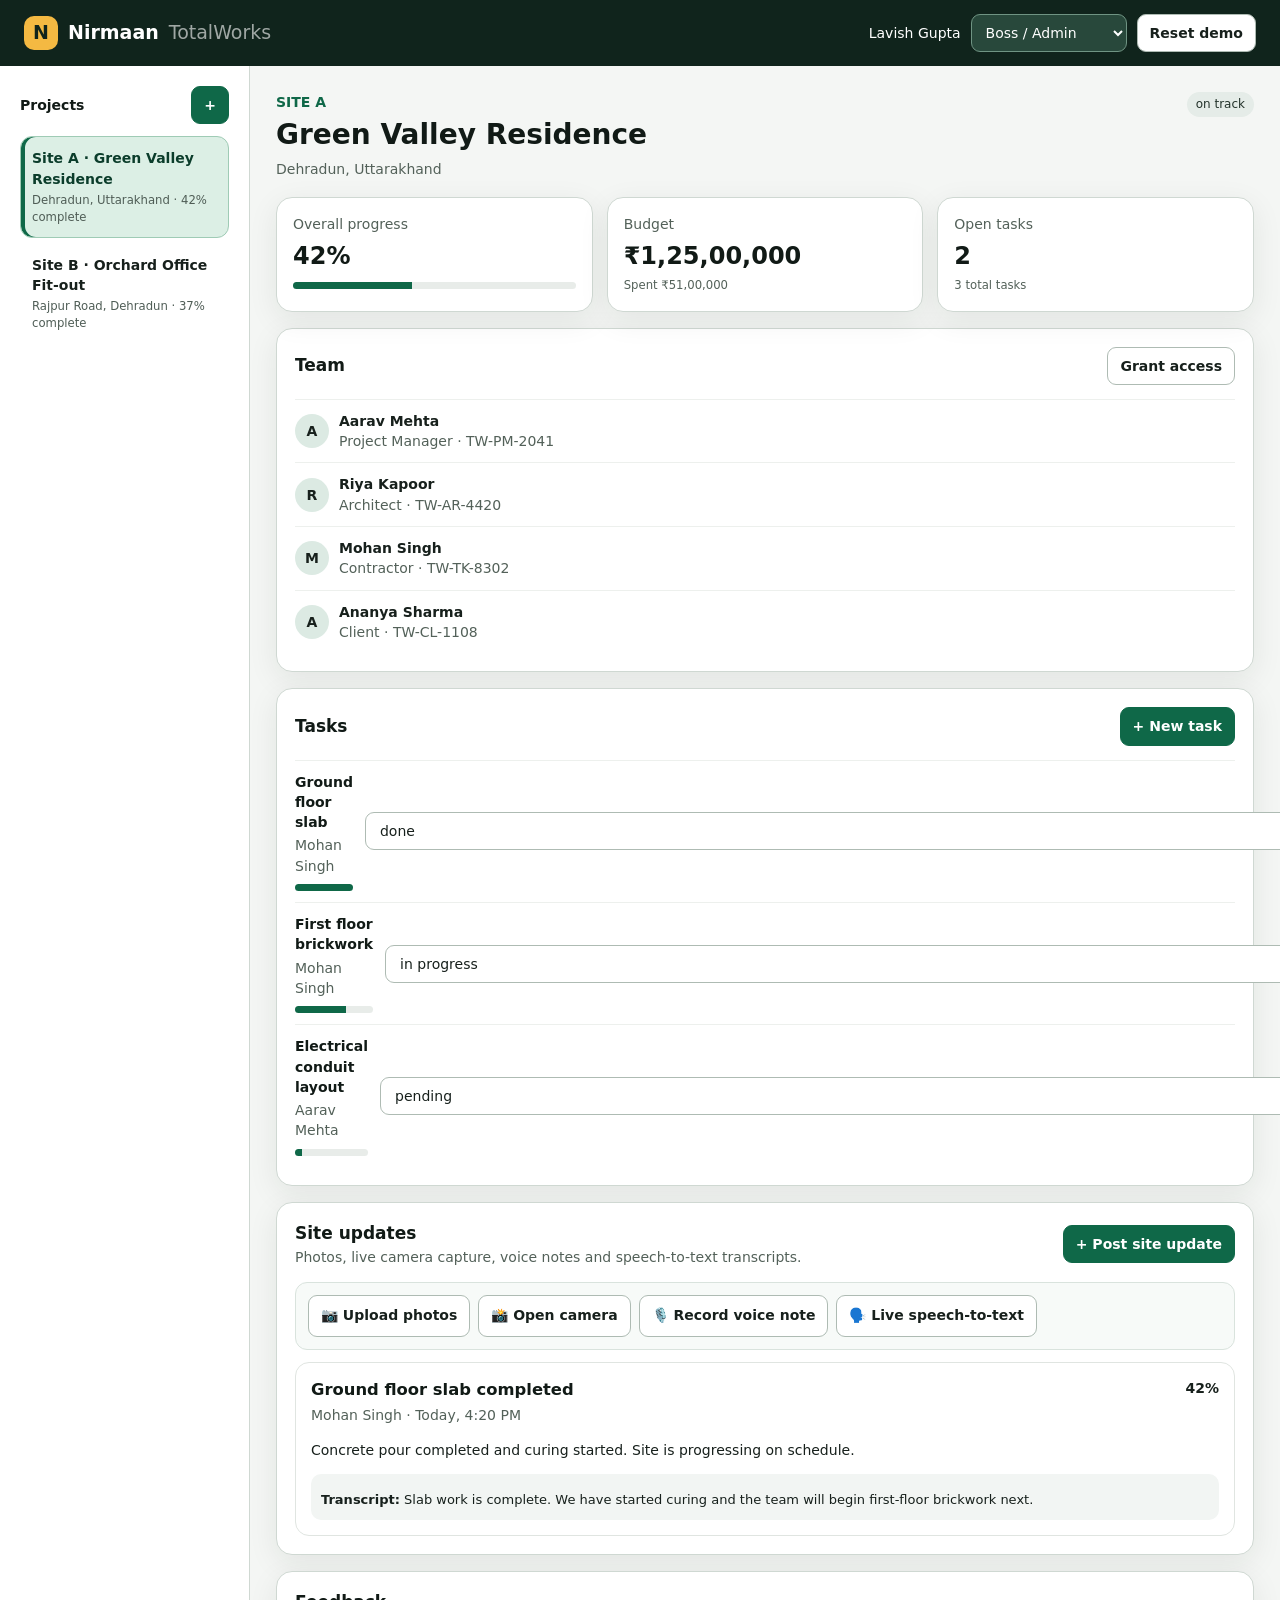
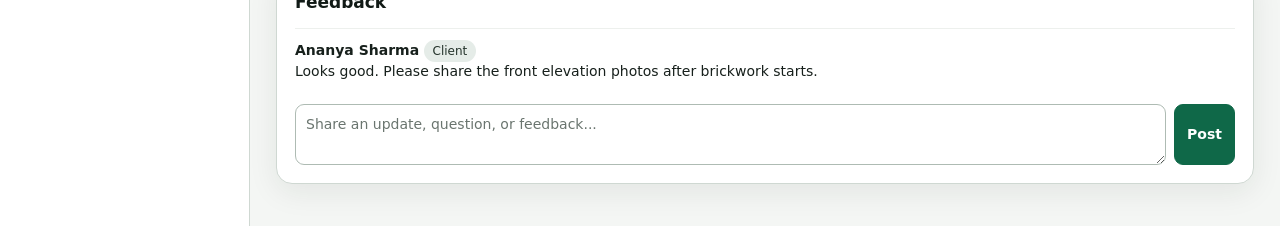
<file: interactive-demo.html>
<!doctype html><html lang="en"><head><meta charset="utf-8"><meta name="viewport" content="width=device-width,initial-scale=1"><title>Nirmaan Interactive Demo</title><style>
:root{--bg:#f6f7f4;--card:#fff;--ink:#17201c;--muted:#6c756f;--line:#dfe4df;--brand:#176b4b;--brand2:#e8f4ee;--warn:#b46a12;--shadow:0 8px 30px rgba(20,35,28,.08)}*{box-sizing:border-box}body{margin:0;font:14px/1.45 Inter,system-ui,-apple-system,BlinkMacSystemFont,"Segoe UI",sans-serif;background:var(--bg);color:var(--ink)}button,input,textarea,select{font:inherit}.top{height:66px;background:#10241c;color:#fff;display:flex;align-items:center;justify-content:space-between;padding:0 24px;position:sticky;top:0;z-index:10}.brand{display:flex;align-items:center;gap:10px;font-size:19px;font-weight:750}.mark{width:34px;height:34px;border-radius:10px;background:#f4b942;color:#10241c;display:grid;place-items:center}.user{display:flex;align-items:center;gap:10px}.badge,.pill{padding:4px 9px;border-radius:999px;background:#edf2ee;font-size:12px}.top .badge{background:#28483b;color:#dff5e9}.shell{display:grid;grid-template-columns:250px 1fr;min-height:calc(100vh - 66px)}aside{border-right:1px solid var(--line);background:#fff;padding:20px}.sidehead{display:flex;justify-content:space-between;align-items:center;margin-bottom:12px}.project{width:100%;text-align:left;border:1px solid transparent;background:transparent;padding:11px;border-radius:12px;cursor:pointer;margin-bottom:5px}.project:hover,.project.active{background:var(--brand2);border-color:#cde3d7}.project b,.project small{display:block}.project small{color:var(--muted);margin-top:3px}.content{padding:26px;max-width:1200px;width:100%;margin:auto}.hero{display:flex;justify-content:space-between;gap:16px;align-items:flex-start;margin-bottom:18px}.hero h1{font-size:28px;margin:3px 0}.eyebrow{color:var(--brand);font-weight:700}.muted{color:var(--muted)}.grid{display:grid;grid-template-columns:repeat(3,1fr);gap:14px;margin-bottom:16px}.stat,.panel{background:var(--card);border:1px solid var(--line);border-radius:16px;box-shadow:var(--shadow)}.stat{padding:16px}.stat strong{display:block;font-size:24px;margin-top:5px}.panel{padding:18px;margin-bottom:16px}.panelhead{display:flex;align-items:center;justify-content:space-between;gap:10px;margin-bottom:14px}.panel h2{font-size:17px;margin:0}.btn{border:1px solid #cfd6d1;background:#fff;border-radius:9px;padding:8px 12px;cursor:pointer;color:var(--ink)}.btn:hover{background:#f1f4f2}.primary{background:var(--brand);border-color:var(--brand);color:#fff}.primary:hover{background:#11583d}.danger{color:#9b2c2c}.team,.task,.message{display:flex;align-items:center;justify-content:space-between;gap:12px;padding:11px 0;border-top:1px solid #edf0ed}.avatar{width:34px;height:34px;border-radius:50%;background:#dceae3;display:grid;place-items:center;font-weight:700}.who{display:flex;align-items:center;gap:10px;flex:1}.task-main{flex:1}.task h3{margin:0 0 3px;font-size:14px}.progress{height:7px;background:#e8ece9;border-radius:999px;overflow:hidden;margin-top:8px}.progress span{display:block;height:100%;background:var(--brand)}select,input,textarea{border:1px solid #cfd6d1;border-radius:9px;padding:9px 10px;background:#fff;width:100%}textarea{resize:vertical}.feed{display:grid;gap:12px}.update{border:1px solid #e0e5e1;border-radius:14px;padding:15px}.updatehead{display:flex;justify-content:space-between;gap:12px}.update h3{margin:0 0 4px}.photos{display:grid;grid-template-columns:repeat(3,1fr);gap:8px;margin-top:12px}.photo{aspect-ratio:4/3;border:0;padding:0;border-radius:10px;overflow:hidden;cursor:pointer;background:#e6ebe7}.photo img{width:100%;height:100%;object-fit:cover}.voice{margin-top:12px;background:#f2f5f3;padding:10px;border-radius:10px}.transcript{font-size:13px;margin:7px 0 0}.feedback{display:flex;gap:8px;margin-top:12px}.feedback textarea{flex:1}.modalbg,.lightbox{position:fixed;inset:0;background:rgba(8,17,13,.66);display:grid;place-items:center;z-index:50;padding:20px}.modal{width:min(650px,100%);max-height:90vh;overflow:auto;background:#fff;border-radius:18px;padding:20px;box-shadow:0 30px 80px #0005}.modalhead{display:flex;justify-content:space-between;align-items:center}.modalhead h2{margin:0}.formgrid{display:grid;gap:12px;margin-top:15px}.row{display:flex;gap:10px}.row>*{flex:1}.actions{display:flex;justify-content:flex-end;gap:8px;margin-top:6px}.lightbox img{max-width:86vw;max-height:80vh;border-radius:12px;box-shadow:0 20px 60px #000}.lbclose,.lbnav{position:fixed;background:#fff;color:#111;border:0;border-radius:50%;cursor:pointer}.lbclose{right:24px;top:22px;width:42px;height:42px;font-size:25px}.lbnav{top:50%;width:46px;height:46px;font-size:30px}.prev{left:25px}.next{right:25px}.counter{position:fixed;top:30px;color:#fff}.toast{position:fixed;right:20px;bottom:20px;background:#17201c;color:#fff;padding:11px 15px;border-radius:10px;z-index:100;box-shadow:var(--shadow)}.hidden{display:none!important}.empty{text-align:center;padding:35px;color:var(--muted)}.role-switch{width:auto;background:#28483b;color:#fff;border-color:#456759}.filehint{font-size:12px;color:var(--muted)}.media-actions{display:grid;grid-template-columns:repeat(4,1fr);gap:10px;margin:12px 0}.media-action{border:1px solid #d7ded9;background:#fafcfb;border-radius:12px;padding:14px 10px;text-align:center;cursor:pointer;font-weight:650}.media-action:hover{background:#edf7f1;border-color:#b8d8c8}.media-action span{display:block;font-size:23px;margin-bottom:5px}.media-preview{display:flex;gap:8px;flex-wrap:wrap}.media-preview img{width:82px;height:64px;object-fit:cover;border-radius:9px}.recording{color:#a11;font-weight:700}.feature-note{background:#f4f8f5;border:1px solid #dce9e1;padding:10px 12px;border-radius:10px}.quick-actions{display:flex;gap:8px;flex-wrap:wrap;margin:12px 0}.camera-panel{border:1px solid #dce3de;border-radius:14px;padding:10px;background:#101814}.camera-video{width:100%;max-height:360px;object-fit:cover;border-radius:10px;background:#000}.camera-actions{display:flex;gap:8px;flex-wrap:wrap;margin-top:9px}.record-preview{display:grid;gap:8px}.media-preview-item{position:relative}.media-preview-item img{width:96px;height:72px;object-fit:cover;border-radius:9px}.remove-photo{position:absolute;right:-5px;top:-5px;width:24px;height:24px;border:0;border-radius:50%;background:#17201c;color:white;cursor:pointer}.capability{padding:9px 11px;border-radius:9px;background:#fff8e9;color:#7a5114;font-size:12px}@media(max-width:650px){.media-actions{grid-template-columns:repeat(2,1fr)}}@media(max-width:800px){.shell{grid-template-columns:1fr}aside{border-right:0;border-bottom:1px solid var(--line)}.grid{grid-template-columns:1fr}.content{padding:16px}.photos{grid-template-columns:repeat(2,1fr)}.user>span{display:none}}

/* Contrast and theme hardening */
:root{--bg:#f4f6f4;--card:#ffffff;--ink:#111a16;--muted:#4f5d56;--line:#cfd8d2;--brand:#0f6848;--brand2:#dcefe5;--focus:#0b5bd3}
body{color:var(--ink)}
.project{color:#17201c}.project b{color:#17201c}.project small{color:#4f5d56}.project.active,.project:hover{background:#dcefe5;border-color:#9fcbb5}.project.active b{color:#0b3d2b}
.panel,.stat,.modal{color:#17201c}.panel h2,.panel h3,.stat strong,.modal h2{color:#111a16}.muted,.filehint{color:#536159}
.btn{color:#17201c;background:#fff;border-color:#aebbb3;font-weight:600}.btn:hover{background:#eef3f0;color:#0c1712}.btn.primary,.primary{background:#0f6848!important;color:#fff!important;border-color:#0f6848!important}.btn.primary:hover,.primary:hover{background:#0a5037!important}.btn.danger,.danger{color:#8b1e1e}
select,input,textarea{color:#17201c;background:#fff;border-color:#aebbb3}select option{color:#17201c;background:#fff}input::placeholder,textarea::placeholder{color:#6a756f;opacity:1}
.badge,.pill{color:#24332b;background:#e5ece8}.top{color:#fff}.top .badge{color:#f1fff7}.role-switch{color:#fff;background:#28483b;border-color:#6f9483}.role-switch option{color:#17201c;background:#fff}
.media-action{color:#17201c;background:#f9fbfa;border-color:#b8c5bd}.media-action:hover{color:#0b3d2b;background:#e7f3ec}.feature-note{color:#27352e}.capability{color:#6b4308;background:#fff4d9}.voice,.transcript{color:#17201c}.empty{color:#536159}
button:focus-visible,input:focus-visible,textarea:focus-visible,select:focus-visible{outline:3px solid rgba(11,91,211,.35);outline-offset:2px}
@media (prefers-color-scheme:dark){body{background:#f4f6f4;color:#111a16}.panel,.stat,.modal,aside{background:#fff;color:#111a16}}

/* 100-user QA hardening */
html{scroll-behavior:smooth}body{min-width:320px}.top{min-height:66px;height:auto;gap:12px}.top .btn{background:#fff;color:#17201c}.top .btn:hover{background:#eef3f0}.project{min-height:58px}.project.active{box-shadow:inset 4px 0 0 var(--brand)}.project.active b{font-weight:800}.panelhead>div{min-width:0}.panelhead .muted{margin-top:2px}.quick-actions{padding:12px;background:#f7faf8;border:1px solid #d9e3dd;border-radius:12px}.quick-actions .btn{min-height:42px}.permission-note{margin:10px 0 0;padding:10px 12px;border-radius:10px;background:#f5f7f6;color:#46544d;border:1px solid #dbe2de}.task select,.task input{flex:0 0 auto}.task-readonly{min-width:110px;text-align:right}.update p{white-space:pre-wrap;overflow-wrap:anywhere}.message>div{min-width:0;overflow-wrap:anywhere}.modal label{display:grid;gap:6px}.modal input,.modal textarea,.modal select{min-height:42px}.modal textarea{min-height:90px}.modalhead{position:sticky;top:-20px;background:#fff;padding:4px 0 10px;z-index:2}.modalhead .btn{font-size:20px;line-height:1;min-width:40px}.media-action{min-height:82px}.photo:focus-visible,.lbclose:focus-visible,.lbnav:focus-visible{outline:3px solid #8db8ff;outline-offset:3px}.status-done{color:#0b5b3c}.status-delayed{color:#8b1e1e}.status-progress{color:#75520b}.sr-only{position:absolute;width:1px;height:1px;padding:0;margin:-1px;overflow:hidden;clip:rect(0,0,0,0);white-space:nowrap;border:0}
@media(max-width:900px){.top{padding:12px 16px;align-items:flex-start}.user{flex-wrap:wrap;justify-content:flex-end}.hero{flex-direction:column}.panelhead{align-items:flex-start;flex-wrap:wrap}.task{align-items:flex-start;flex-wrap:wrap}.task-main{min-width:220px}.feedback{flex-direction:column}.feedback .btn{align-self:flex-end}.quick-actions .btn{flex:1 1 190px}}
@media(max-width:600px){.brand span:last-child{display:none}.top{position:relative}.user{width:100%;justify-content:flex-start}.role-switch{flex:1;min-width:180px}.shell{display:block}aside{padding:12px}.content{padding:12px}.panel,.stat{border-radius:12px}.row{flex-direction:column}.actions{position:sticky;bottom:-20px;background:#fff;padding:12px 0 2px}.modalbg{padding:8px}.modal{max-height:96vh;border-radius:14px;padding:16px}.photos{grid-template-columns:1fr 1fr}.quick-actions{display:grid;grid-template-columns:1fr 1fr}.quick-actions .btn{width:100%}.media-actions{grid-template-columns:1fr 1fr}.lbnav{top:auto;bottom:24px}.prev{left:25%}.next{right:25%}.counter{top:18px}}
@media(max-width:390px){.quick-actions,.media-actions{grid-template-columns:1fr}.photos{grid-template-columns:1fr}.top .btn{width:auto}.user{gap:6px}}
</style></head><body><header class="top"><div class="brand"><span class="mark">N</span>Nirmaan <span style="font-weight:400;opacity:.6">TotalWorks</span></div><div class="user"><span id="userName">Lavish Gupta</span><select id="role" class="role-switch"><option value="boss">Boss / Admin</option><option value="project_manager">Project Manager</option><option value="architect">Architect</option><option value="contractor">Contractor</option><option value="client">Client</option></select><button class="btn" id="reset">Reset demo</button></div></header><div class="shell"><aside><div class="sidehead"><b>Projects</b><button class="btn primary" id="newProject">+</button></div><div id="projects"></div></aside><main class="content" id="main"></main></div><div id="modalRoot"></div><div id="toastRoot"></div>
<script>
const K='nirmaan-demo-v5'; const seed={projects:[{id:1,code:'A',name:'Green Valley Residence',location:'Dehradun, Uttarakhand',status:'on track',budget:12500000,spent:5100000,progress:42,team:[{id:'TW-PM-2041',name:'Aarav Mehta',role:'Project Manager'},{id:'TW-AR-4420',name:'Riya Kapoor',role:'Architect'},{id:'TW-TK-8302',name:'Mohan Singh',role:'Contractor'},{id:'TW-CL-1108',name:'Ananya Sharma',role:'Client'}],tasks:[{id:1,title:'Ground floor slab',assignee:'Mohan Singh',status:'done',progress:100},{id:2,title:'First floor brickwork',assignee:'Mohan Singh',status:'in progress',progress:65},{id:3,title:'Electrical conduit layout',assignee:'Aarav Mehta',status:'pending',progress:10}],updates:[{id:1,title:'Ground floor slab completed',description:'Concrete pour completed and curing started. Site is progressing on schedule.',progress:42,author:'Mohan Singh',date:'Today, 4:20 PM',transcript:'Slab work is complete. We have started curing and the team will begin first-floor brickwork next.',photos:[]}],messages:[{name:'Ananya Sharma',role:'Client',text:'Looks good. Please share the front elevation photos after brickwork starts.'}]},{id:2,code:'B',name:'Orchard Office Fit-out',location:'Rajpur Road, Dehradun',status:'on track',budget:4800000,spent:1800000,progress:37,team:[{id:'TW-PM-2041',name:'Aarav Mehta',role:'Project Manager'},{id:'TW-AR-4420',name:'Riya Kapoor',role:'Architect'}],tasks:[{id:4,title:'Ceiling grid',assignee:'Aarav Mehta',status:'in progress',progress:55}],updates:[],messages:[]}],current:1};
const projectsEl=document.getElementById('projects'),mainEl=document.getElementById('main'),modalRoot=document.getElementById('modalRoot'),toastRoot=document.getElementById('toastRoot'),newProjectBtn=document.getElementById('newProject'),resetBtn=document.getElementById('reset');
let db=load(); let currentRole='boss'; let recorder=null,stream=null,chunks=[],recordedBlob=null,recognition=null;
function stopMedia(){try{if(recorder&&recorder.state==='recording')recorder.stop()}catch(e){}try{stream?.getTracks().forEach(t=>t.stop())}catch(e){}stream=null;try{recognition?.stop()}catch(e){}recognition=null}
function load(){try{return JSON.parse(localStorage.getItem(K))||structuredClone(seed)}catch(e){return structuredClone(seed)}} function save(){try{localStorage.setItem(K,JSON.stringify(db));return true}catch(e){toast('Browser storage is full. Remove large media or reset the demo.');return false}} function p(){return db.projects.find(x=>x.id===db.current)||db.projects[0]}
function money(n){return '₹'+Number(n).toLocaleString('en-IN')} function toast(s){const x=document.createElement('div');x.className='toast';x.textContent=s;toastRoot.append(x);setTimeout(()=>x.remove(),2600)} function canManage(){return ['boss','project_manager'].includes(currentRole)} function canPost(){return ['boss','project_manager','contractor'].includes(currentRole)}
function renderProjects(){projectsEl.innerHTML='';db.projects.forEach(x=>{let b=document.createElement('button');b.className='project '+(x.id===db.current?'active':'');b.innerHTML=`<b>Site ${x.code} · ${esc(x.name)}</b><small>${esc(x.location)} · ${x.progress}% complete</small>`;b.onclick=()=>{db.current=x.id;save();render()};projectsEl.append(b)});newProjectBtn.style.display=currentRole==='boss'?'':'none'}
function render(){renderProjects();const x=p(); if(!x){mainEl.innerHTML='<div class="empty">No projects.</div>';return} mainEl.innerHTML=`<div class="hero"><div><div class="eyebrow">SITE ${esc(x.code)}</div><h1>${esc(x.name)}</h1><div class="muted">${esc(x.location)}</div></div><span class="pill">${esc(x.status)}</span></div><div class="grid"><div class="stat"><span class="muted">Overall progress</span><strong>${x.progress}%</strong><div class="progress"><span style="width:${x.progress}%"></span></div></div><div class="stat"><span class="muted">Budget</span><strong>${money(x.budget)}</strong><small class="muted">Spent ${money(x.spent)}</small></div><div class="stat"><span class="muted">Open tasks</span><strong>${x.tasks.filter(t=>t.status!=='done').length}</strong><small class="muted">${x.tasks.length} total tasks</small></div></div>${teamHTML(x)}${tasksHTML(x)}${updatesHTML(x)}${feedbackHTML(x)}`;wire(x)}
function teamHTML(x){return `<section class="panel"><div class="panelhead"><h2>Team</h2>${canManage()?'<button class="btn" id="grant">Grant access</button>':''}</div>${x.team.map(u=>`<div class="team"><div class="who"><span class="avatar">${esc(u.name[0])}</span><div><b>${esc(u.name)}</b><div class="muted">${esc(u.role)} · ${esc(u.id)}</div></div></div></div>`).join('')}</section>`}
function tasksHTML(x){const editable=canManage()||currentRole==='contractor';return `<section class="panel"><div class="panelhead"><h2>Tasks</h2>${canManage()?'<button class="btn primary" id="addTask">+ New task</button>':''}</div>${x.tasks.length?x.tasks.map(t=>{const contractorCan=currentRole==='contractor'&&t.assignee==='Mohan Singh';const canEdit=canManage()||contractorCan;return `<div class="task" data-task="${t.id}"><div class="task-main"><h3>${esc(t.title)}</h3><div class="muted">${esc(t.assignee)}</div><div class="progress" aria-label="${t.progress}% complete"><span style="width:${t.progress}%"></span></div></div>${canEdit?`<select class="taskStatus" aria-label="Task status"><option ${t.status==='pending'?'selected':''}>pending</option><option ${t.status==='in progress'?'selected':''}>in progress</option><option ${t.status==='delayed'?'selected':''}>delayed</option><option ${t.status==='done'?'selected':''}>done</option></select><input class="taskProgress" aria-label="Task progress percent" type="number" min="0" max="100" value="${t.progress}" style="width:78px">`:`<div class="task-readonly"><b>${t.progress}%</b><div class="muted">${esc(t.status)}</div></div>`}</div>`}).join(''):'<div class="empty">No tasks yet.</div>'}${currentRole==='contractor'?'<div class="permission-note">Contractors can update tasks assigned to them.</div>':''}</section>`}
function updatesHTML(x){const actions=canPost()?`<div class="quick-actions" aria-label="Site update tools"><button class="btn" id="quickUpload">📷 Upload photos</button><button class="btn" id="quickCamera">📸 Open camera</button><button class="btn" id="quickVoice">🎙️ Record voice note</button><button class="btn" id="quickSpeech">🗣️ Live speech-to-text</button></div>`:`<div class="permission-note">You can view site evidence and transcripts. Boss/Admin, Project Managers and Contractors can post new site updates.</div>`;return `<section class="panel" id="siteUpdates"><div class="panelhead"><div><h2>Site updates</h2><div class="muted">Photos, live camera capture, voice notes and speech-to-text transcripts.</div></div>${canPost()?'<button class="btn primary" id="postUpdate">+ Post site update</button>':''}</div>${actions}<div class="feed">${x.updates.length?x.updates.map((u,ui)=>`<article class="update"><div class="updatehead"><div><h3>${esc(u.title)}</h3><div class="muted">${esc(u.author)} · ${esc(u.date)}</div></div><b>${u.progress??x.progress}%</b></div><p>${esc(u.description||'')}</p>${u.photos?.length?`<div class="photos">${u.photos.map((src,i)=>`<button class="photo" data-ui="${ui}" data-pi="${i}" aria-label="Open site photo ${i+1} of ${u.photos.length}"><img src="${src}" alt="Site update photo ${i+1}"></button>`).join('')}</div>`:''}${u.audio?`<div class="voice"><audio controls preload="metadata" src="${u.audio}"></audio>${u.transcript?`<p class="transcript"><b>Transcript:</b> ${esc(u.transcript)}</p>`:''}</div>`:u.transcript?`<div class="voice"><p class="transcript"><b>Transcript:</b> ${esc(u.transcript)}</p></div>`:''}</article>`).join(''):'<div class="empty">No site updates posted yet.</div>'}</div></section>`}
function feedbackHTML(x){return `<section class="panel"><div class="panelhead"><h2>Feedback</h2></div><div>${x.messages.length?x.messages.map(m=>`<div class="message"><div><b>${esc(m.name)}</b> <span class="badge">${esc(m.role)}</span><div>${esc(m.text)}</div></div></div>`).join(''):'<div class="muted">No feedback yet.</div>'}</div><div class="feedback"><textarea id="feedbackText" rows="2" placeholder="Share an update, question, or feedback..."></textarea><button class="btn primary" id="sendFeedback">Post</button></div></section>`}
function wire(x){document.querySelectorAll('.taskStatus').forEach(s=>s.onchange=e=>{const t=x.tasks.find(t=>t.id==e.target.closest('.task').dataset.task);t.status=s.value;if(s.value==='done')t.progress=100;else if(t.progress===100)t.progress=95;save();render();toast('Task updated')});document.querySelectorAll('.taskProgress').forEach(i=>i.onchange=e=>{const t=x.tasks.find(t=>t.id==e.target.closest('.task').dataset.task);t.progress=Math.max(0,Math.min(100,Number.isFinite(+i.value)?+i.value:0));if(t.progress===100)t.status='done';else if(t.status==='done')t.status='in progress';save();render();toast('Progress updated')});document.querySelectorAll('.photo').forEach(b=>b.onclick=()=>lightbox(x.updates[+b.dataset.ui].photos,+b.dataset.pi));const g=document.getElementById('grant');if(g)g.onclick=()=>grantModal(x);const a=document.getElementById('addTask');if(a)a.onclick=()=>taskModal(x);const u=document.getElementById('postUpdate');if(u)u.onclick=()=>updateModal(x);const qu=document.getElementById('quickUpload');if(qu)qu.onclick=()=>updateModal(x,'upload');const qc=document.getElementById('quickCamera');if(qc)qc.onclick=()=>updateModal(x,'camera');const qv=document.getElementById('quickVoice');if(qv)qv.onclick=()=>updateModal(x,'voice');const qs=document.getElementById('quickSpeech');if(qs)qs.onclick=()=>updateModal(x,'speech');const sf=document.getElementById('sendFeedback'),ft=document.getElementById('feedbackText');if(sf&&ft)sf.onclick=()=>{const v=ft.value.trim();if(!v)return toast('Write feedback before posting');if(v.length>1000)return toast('Feedback is limited to 1000 characters'); x.messages.push({name:currentRole==='client'?'Ananya Sharma':'Lavish Gupta',role:labelRole(currentRole),text:v});save();render();toast('Feedback posted')}}
function modal(title,body,onOpen){modalRoot.innerHTML=`<div class="modalbg" id="mb" role="presentation"><div class="modal" role="dialog" aria-modal="true" aria-labelledby="modalTitle"><div class="modalhead"><h2 id="modalTitle">${esc(title)}</h2><button class="btn" id="mx" aria-label="Close dialog">×</button></div>${body}</div></div>`;const bg=document.getElementById('mb'),closeBtn=document.getElementById('mx');let closed=false;const key=e=>{if(e.key==='Escape'){e.preventDefault();close()}if(e.key==='Tab'){const f=[...modalRoot.querySelectorAll('button:not([disabled]),input:not([disabled]),textarea:not([disabled]),select:not([disabled]),audio[controls]')].filter(el=>el.offsetParent!==null);if(!f.length)return;const first=f[0],last=f[f.length-1];if(e.shiftKey&&document.activeElement===first){e.preventDefault();last.focus()}else if(!e.shiftKey&&document.activeElement===last){e.preventDefault();first.focus()}}};const close=()=>{if(closed)return;closed=true;document.removeEventListener('keydown',key);stopMedia();modalRoot.innerHTML=''};closeBtn.onclick=close;bg.onclick=e=>{if(e.target===bg)close()};document.addEventListener('keydown',key);onOpen?.(close);setTimeout(()=>{const cancel=modalRoot.querySelector('[id$="cancel"],#gc,#tc,#pca');(cancel||modalRoot.querySelector('input,textarea,select,button'))?.focus()},0)}
function grantModal(x){modal('Grant project access',`<div class="formgrid"><input id="gn" placeholder="Full name"><input id="gid" placeholder="User ID e.g. TW-TK-1234"><select id="gr"><option>Project Manager</option><option>Architect</option><option>Contractor</option><option>Client</option></select><div class="actions"><button class="btn" id="gc">Cancel</button><button class="btn primary" id="gs">Grant access</button></div></div>`,close=>{const gn=document.getElementById('gn'),gid=document.getElementById('gid'),gr=document.getElementById('gr'),gc=document.getElementById('gc'),gs=document.getElementById('gs');gc.onclick=close;gs.onclick=()=>{if(!gn.value.trim()||!gid.value.trim())return toast('Enter name and user ID');if(gn.value.trim().length>80||gid.value.trim().length>40)return toast('Name or user ID is too long');if(x.team.some(u=>u.id.toLowerCase()===gid.value.trim().toLowerCase()))return toast('That user ID already has access');x.team.push({name:gn.value.trim(),id:gid.value.trim(),role:gr.value});save();close();render();toast('Access granted')}})}
function taskModal(x){if(!x.team.length)return toast('Grant project access before assigning a task');modal('Create task',`<div class="formgrid"><input id="tt" placeholder="Task title"><select id="ta">${x.team.map(u=>`<option>${esc(u.name)}</option>`).join('')}</select><div class="actions"><button class="btn" id="tc">Cancel</button><button class="btn primary" id="ts">Create task</button></div></div>`,close=>{const tt=document.getElementById('tt'),ta=document.getElementById('ta'),tc=document.getElementById('tc'),ts=document.getElementById('ts');tc.onclick=close;ts.onclick=()=>{if(!tt.value.trim())return toast('Enter a task title');if(tt.value.trim().length>120)return toast('Task title is limited to 120 characters');x.tasks.push({id:Date.now(),title:tt.value.trim(),assignee:ta.value,status:'pending',progress:0});save();close();render();toast('Task created')}})}
function updateModal(x,mode){
  recordedBlob=null; let cameraStream=null, facing='environment', photoFiles=[], previewUrls=[], recordTimer=null, recordStarted=0;
  modal('Post site update',`<div class="formgrid"><div class="feature-note"><b>Add proof from site</b><div class="filehint">Use gallery photos, a live camera, a voice note, or live dictation.</div></div><input id="ut" placeholder="Update title"><textarea id="ud" rows="3" placeholder="What changed on site today?"></textarea><input id="up" type="number" min="0" max="100" value="${x.progress}" placeholder="Overall progress %"><div id="capability" class="capability"></div><div class="media-actions"><button class="media-action" id="pickPhotos" type="button"><span>🖼️</span>Upload photos</button><button class="media-action" id="takePhoto" type="button"><span>📸</span>Open live camera</button><button class="media-action" id="rec" type="button"><span>🎙️</span>Record voice note</button><button class="media-action" id="speech" type="button"><span>🗣️</span>Live speech-to-text</button></div><input id="uf" type="file" accept="image/*" multiple hidden><input id="uc" type="file" accept="image/*" capture="environment" hidden><div id="cameraPanel" class="camera-panel hidden"><video id="cameraVideo" class="camera-video" autoplay playsinline muted></video><canvas id="cameraCanvas" class="hidden"></canvas><div class="camera-actions"><button class="btn primary" id="capturePhoto" type="button">Capture photo</button><button class="btn" id="switchCamera" type="button">Switch camera</button><button class="btn" id="closeCamera" type="button">Close camera</button></div></div><div id="photoStatus" class="filehint">No photos selected.</div><div id="photoPreview" class="media-preview"></div><div class="record-preview"><div id="rs" class="filehint">No voice note recorded.</div><audio id="audioPreview" controls class="hidden" style="width:100%"></audio><button class="btn hidden" id="deleteAudio" type="button">Delete recording</button></div><label><b>Transcript / site note</b><textarea id="tr" rows="4" placeholder="Tap Live speech-to-text and start speaking, or type here."></textarea></label><div class="actions"><button class="btn" id="ucancel">Cancel</button><button class="btn primary" id="us">Post update</button></div></div>`,close=>{
    const ut=document.getElementById('ut'),ud=document.getElementById('ud'),up=document.getElementById('up'),capability=document.getElementById('capability'),pickPhotos=document.getElementById('pickPhotos'),takePhoto=document.getElementById('takePhoto'),rec=document.getElementById('rec'),speech=document.getElementById('speech'),uf=document.getElementById('uf'),uc=document.getElementById('uc'),cameraPanel=document.getElementById('cameraPanel'),cameraVideo=document.getElementById('cameraVideo'),cameraCanvas=document.getElementById('cameraCanvas'),capturePhoto=document.getElementById('capturePhoto'),switchCamera=document.getElementById('switchCamera'),closeCamera=document.getElementById('closeCamera'),photoStatus=document.getElementById('photoStatus'),photoPreview=document.getElementById('photoPreview'),rs=document.getElementById('rs'),audioPreview=document.getElementById('audioPreview'),deleteAudio=document.getElementById('deleteAudio'),tr=document.getElementById('tr'),us=document.getElementById('us');
    const stopCamera=()=>{cameraStream?.getTracks().forEach(t=>t.stop());cameraStream=null;cameraVideo.srcObject=null;cameraPanel.classList.add('hidden')};
    const refreshPhotos=()=>{previewUrls.forEach(URL.revokeObjectURL);previewUrls=[];photoPreview.innerHTML='';photoFiles.forEach((f,i)=>{const wrap=document.createElement('div');wrap.className='media-preview-item';const im=document.createElement('img');const u=URL.createObjectURL(f);previewUrls.push(u);im.src=u;im.alt=`Selected photo ${i+1}`;const rm=document.createElement('button');rm.type='button';rm.className='remove-photo';rm.textContent='×';rm.onclick=()=>{photoFiles.splice(i,1);refreshPhotos()};wrap.append(im,rm);photoPreview.append(wrap)});photoStatus.textContent=photoFiles.length?`${photoFiles.length} photo${photoFiles.length===1?'':'s'} selected.`:'No photos selected.'};
    const addFiles=fs=>{for(const f of fs){if(photoFiles.length>=12){toast('Maximum 12 photos per update');break}if(!f.type.startsWith('image/')){toast('Only image files are allowed');continue}photoFiles.push(f)}refreshPhotos()};
    const startCamera=async()=>{if(!navigator.mediaDevices?.getUserMedia){uc.click();return}stopCamera();try{cameraStream=await navigator.mediaDevices.getUserMedia({video:{facingMode:{ideal:facing}},audio:false});cameraVideo.srcObject=cameraStream;cameraPanel.classList.remove('hidden');await cameraVideo.play()}catch(e){toast('Live camera is blocked here. Opening device camera/file picker instead.');uc.click()}};
    capability.textContent=window.isSecureContext?'Camera and microphone can work after browser permission is granted.':'This embedded/file preview may block camera and microphone. Gallery and all demo controls still work; localhost/HTTPS enables real device access.';
    pickPhotos.onclick=()=>uf.click();uf.onchange=()=>{addFiles([...uf.files]);uf.value=''};uc.onchange=()=>{addFiles([...uc.files]);uc.value=''};takePhoto.onclick=startCamera;closeCamera.onclick=stopCamera;switchCamera.onclick=async()=>{facing=facing==='environment'?'user':'environment';await startCamera()};capturePhoto.onclick=()=>{if(!cameraVideo.videoWidth)return toast('Camera is still starting');cameraCanvas.width=cameraVideo.videoWidth;cameraCanvas.height=cameraVideo.videoHeight;cameraCanvas.getContext('2d').drawImage(cameraVideo,0,0);cameraCanvas.toBlob(blob=>{if(blob)addFiles([new File([blob],`camera-${Date.now()}.jpg`,{type:'image/jpeg'})])},'image/jpeg',.9)};
    rec.onclick=()=>record(rec,rs,audioPreview,deleteAudio);deleteAudio.onclick=()=>{recordedBlob=null;if(audioPreview.src)URL.revokeObjectURL(audioPreview.src);audioPreview.removeAttribute('src');audioPreview.classList.add('hidden');deleteAudio.classList.add('hidden');rs.textContent='No voice note recorded.';rec.innerHTML='<span>🎙️</span>Record voice note'};speech.onclick=()=>speechToggle(speech,tr);
    const safeClose=()=>{stopCamera();if(recorder&&recorder.state==='recording')recorder.stop();if(recognition){try{recognition.stop()}catch(e){}}previewUrls.forEach(URL.revokeObjectURL);close()};document.getElementById('ucancel').onclick=safeClose;
    if(mode==='upload')setTimeout(()=>uf.click(),80);if(mode==='camera')setTimeout(()=>startCamera(),80);if(mode==='voice')setTimeout(()=>rec.click(),80);if(mode==='speech')setTimeout(()=>speech.click(),80);
    us.onclick=async()=>{if(!ut.value.trim())return toast('Add a title');if(ut.value.trim().length>120)return toast('Update title is limited to 120 characters');if(ud.value.length>3000)return toast('Description is limited to 3000 characters');if(tr.value.length>6000)return toast('Transcript is limited to 6000 characters');if(recorder&&recorder.state==='recording')return toast('Stop voice recording before posting');const total=photoFiles.reduce((n,f)=>n+f.size,0)+(recordedBlob?.size||0);if(total>24*1024*1024)return toast('Attachments must stay under 24 MB total');const pics=[];for(const f of photoFiles)pics.push(await imageDataURL(f));let audio=null;if(recordedBlob)audio=await dataURL(recordedBlob);x.progress=Math.max(0,Math.min(100,+up.value||x.progress));x.updates.unshift({id:Date.now(),title:ut.value.trim(),description:ud.value.trim(),progress:x.progress,author:currentRole==='contractor'?'Mohan Singh':'Lavish Gupta',date:new Date().toLocaleString([],{month:'short',day:'numeric',hour:'2-digit',minute:'2-digit'}),transcript:tr.value.trim(),photos:pics,audio});save();safeClose();render();toast('Site update posted')}
  })
}
async function record(btn,status,audioPreview,deleteAudio){
  if(recorder&&recorder.state==='recording'){recorder.stop();return}
  if(!navigator.mediaDevices?.getUserMedia||!window.MediaRecorder)return toast('Voice recording needs a supported browser on HTTPS or localhost');
  try{stream=await navigator.mediaDevices.getUserMedia({audio:true});chunks=[];let opts={};for(const t of ['audio/webm;codecs=opus','audio/webm','audio/mp4']){if(MediaRecorder.isTypeSupported?.(t)){opts={mimeType:t};break}}recorder=new MediaRecorder(stream,opts);const started=Date.now();let timer=setInterval(()=>{const sec=Math.floor((Date.now()-started)/1000);status.textContent=`Recording · ${Math.floor(sec/60)}:${String(sec%60).padStart(2,'0')}`},500);recorder.ondataavailable=e=>{if(e.data.size)chunks.push(e.data)};recorder.onstop=()=>{clearInterval(timer);recordedBlob=new Blob(chunks,{type:recorder.mimeType||'audio/webm'});stream?.getTracks().forEach(t=>t.stop());stream=null;if(audioPreview.src)URL.revokeObjectURL(audioPreview.src);audioPreview.src=URL.createObjectURL(recordedBlob);audioPreview.classList.remove('hidden');deleteAudio.classList.remove('hidden');status.textContent=`Voice note ready · ${Math.max(1,Math.round((Date.now()-started)/1000))}s`;btn.innerHTML='<span>🎙️</span>Record again'};recorder.start(500);btn.innerHTML='<span>■</span>Stop recording';status.textContent='Recording · 0:00'}catch(e){toast('Microphone permission was not available')}
}
function speechToggle(btn,tr){
  if(recognition){try{recognition.stop()}catch(e){}recognition=null;btn.innerHTML='<span>🗣️</span>Live speech-to-text';return}
  const R=window.SpeechRecognition||window.webkitSpeechRecognition;if(!R)return toast('Speech-to-text is unavailable in this browser. You can type the transcript manually.');const r=new R();r.continuous=true;r.interimResults=true;r.lang='en-IN';let committed=tr.value.trim();r.onresult=e=>{let interim='';for(let i=e.resultIndex;i<e.results.length;i++){const text=e.results[i][0].transcript;if(e.results[i].isFinal)committed=`${committed} ${text}`.trim();else interim+=text}tr.value=`${committed}${interim?' '+interim:''}`.trim()};r.onerror=e=>{if(e.error!=='aborted')toast(`Speech recognition stopped: ${e.error}`)};r.onend=()=>{recognition=null;btn.innerHTML='<span>🗣️</span>Live speech-to-text'};try{r.start();recognition=r;btn.innerHTML='<span>■</span>Stop speech-to-text'}catch(e){toast('Could not start speech recognition')}
}
function lightbox(arr,start){let i=start;const returnFocus=document.activeElement;modalRoot.innerHTML=`<div class="lightbox" id="lb" role="dialog" aria-modal="true" aria-label="Site photo viewer"><span class="counter" id="count"></span><button class="lbclose" id="lbc" aria-label="Close photo viewer">×</button><button class="lbnav prev" id="lp" aria-label="Previous photo">‹</button><img id="lbi" alt="Site update photo"><button class="lbnav next" id="ln" aria-label="Next photo">›</button></div>`;const lb=document.getElementById('lb'),count=document.getElementById('count'),lbc=document.getElementById('lbc'),lp=document.getElementById('lp'),ln=document.getElementById('ln'),lbi=document.getElementById('lbi');const show=()=>{lbi.src=arr[i];lbi.alt=`Site update photo ${i+1} of ${arr.length}`;count.textContent=`${i+1} / ${arr.length}`;lp.hidden=ln.hidden=arr.length<2};const close=()=>{document.removeEventListener('keydown',keys);modalRoot.innerHTML='';returnFocus?.focus?.()};const keys=e=>{if(e.key==='Escape')close();if(e.key==='ArrowLeft'&&arr.length>1){i=(i-1+arr.length)%arr.length;show()}if(e.key==='ArrowRight'&&arr.length>1){i=(i+1)%arr.length;show()}};lbc.onclick=close;lp.onclick=()=>{i=(i-1+arr.length)%arr.length;show()};ln.onclick=()=>{i=(i+1)%arr.length;show()};lb.onclick=e=>{if(e.target===lb)close()};document.addEventListener('keydown',keys);show();lbc.focus()}
async function imageDataURL(f){const raw=await dataURL(f);return await new Promise(res=>{const im=new Image();im.onload=()=>{const max=1600,scale=Math.min(1,max/Math.max(im.width,im.height));const c=document.createElement('canvas');c.width=Math.max(1,Math.round(im.width*scale));c.height=Math.max(1,Math.round(im.height*scale));c.getContext('2d').drawImage(im,0,0,c.width,c.height);res(c.toDataURL('image/jpeg',.78))};im.onerror=()=>res(raw);im.src=raw})}
function dataURL(f){return new Promise((res,rej)=>{const r=new FileReader;r.onload=()=>res(r.result);r.onerror=rej;r.readAsDataURL(f)})} function esc(s=''){return String(s).replace(/[&<>"']/g,c=>({'&':'&amp;','<':'&lt;','>':'&gt;','"':'&quot;',"'":'&#39;'}[c]))} function labelRole(r){return {boss:'Boss / Admin',project_manager:'Project Manager',architect:'Architect',contractor:'Contractor',client:'Client'}[r]}
const roleSelect=document.getElementById('role'); roleSelect.value=currentRole; roleSelect.onchange=()=>{currentRole=roleSelect.value;render();toast('Viewing as '+labelRole(currentRole))};newProjectBtn.onclick=()=>modal('Create project',`<div class="formgrid"><input id="pc" placeholder="Site code"><input id="pn" placeholder="Project name"><input id="pl" placeholder="Location"><input id="pb" type="number" placeholder="Budget"><div class="actions"><button class="btn" id="pca">Cancel</button><button class="btn primary" id="pcs">Create</button></div></div>`,close=>{const pc=document.getElementById('pc'),pn=document.getElementById('pn'),pl=document.getElementById('pl'),pb=document.getElementById('pb'),pca=document.getElementById('pca'),pcs=document.getElementById('pcs');pca.onclick=close;pcs.onclick=()=>{if(!pc.value.trim()||!pn.value.trim())return toast('Site code and name are required');if(pc.value.trim().length>12||pn.value.trim().length>100||pl.value.trim().length>140)return toast('Project details are too long');if(+pb.value<0)return toast('Budget cannot be negative');const id=Date.now();db.projects.push({id,code:pc.value.trim(),name:pn.value.trim(),location:pl.value.trim()||'Location not set',status:'on track',budget:+pb.value||0,spent:0,progress:0,team:[],tasks:[],updates:[],messages:[]});db.current=id;save();close();render();toast('Project created')}});resetBtn.onclick=()=>{if(!confirm('Reset all demo changes? This cannot be undone.'))return;localStorage.removeItem(K);db=structuredClone(seed);render();toast('Demo reset')};render();
</script></body></html>
</file>
